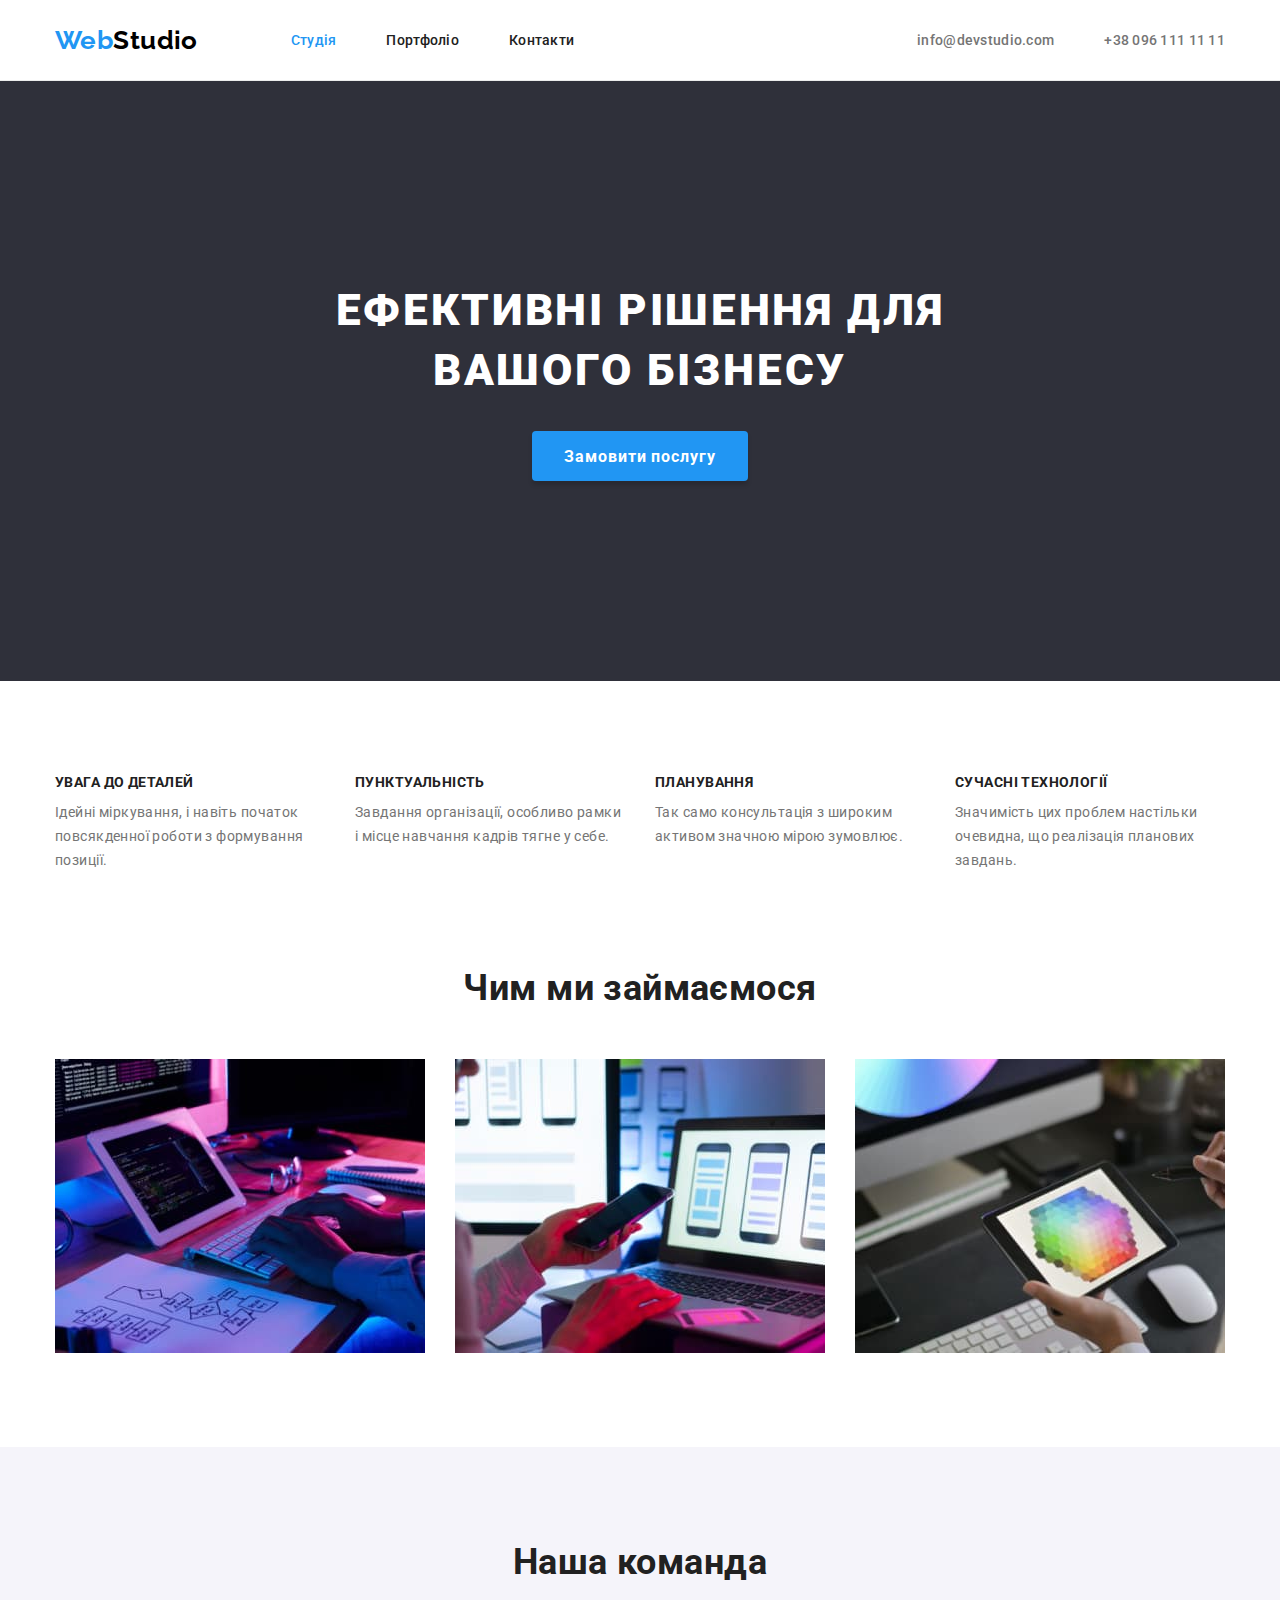
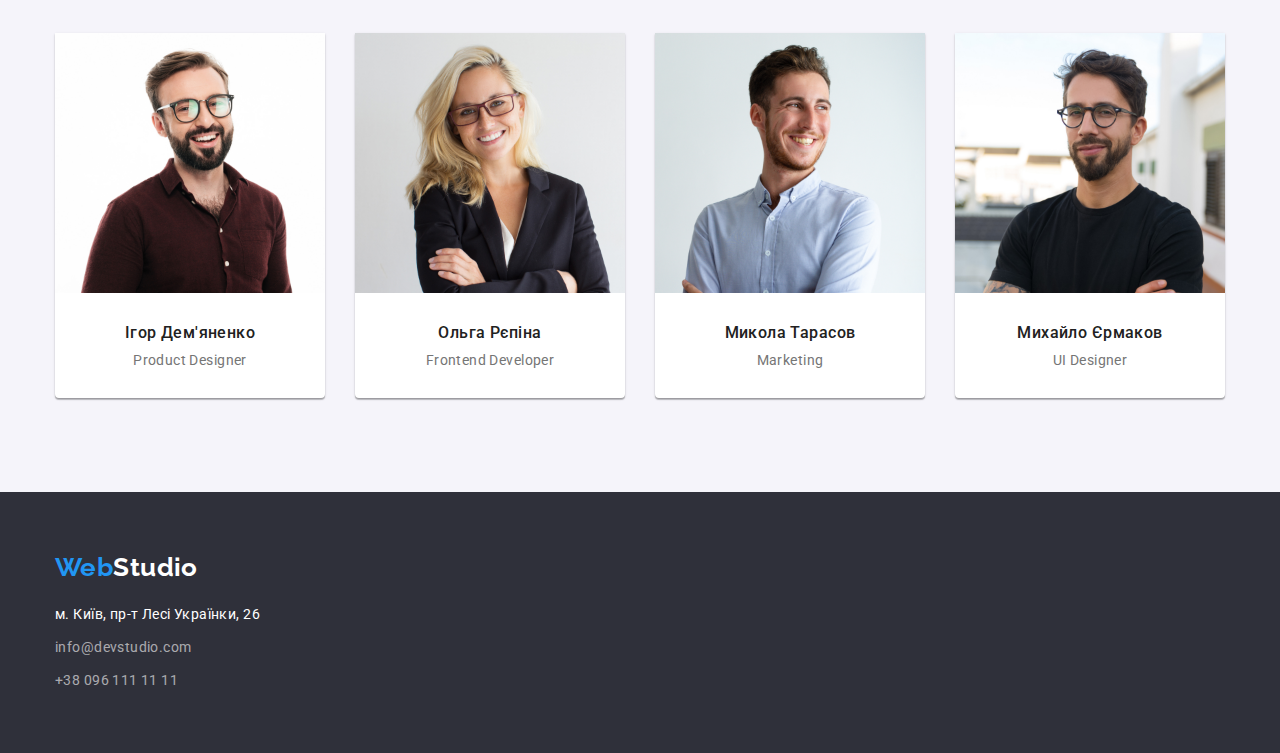
<file: index.html>
<!DOCTYPE html>
<html lang="uk">
  <head>
    <meta charset="UTF-8" />
    <meta http-equiv="X-UA-Compatible" content="IE=edge" />
    <meta name="viewport" content="width=device-width, initial-scale=1.0" />
    <title>WebStudio</title>
    <link rel="preconnect" href="https://fonts.googleapis.com" />
    <link rel="preconnect" href="https://fonts.gstatic.com" crossorigin />
    <link
      href="https://fonts.googleapis.com/css2?family=Raleway:wght@700&family=Roboto:wght@400;500;700;900&display=swap"
      rel="stylesheet"
    />
    <link
      rel="stylesheet"
      href="https://cdnjs.cloudflare.com/ajax/libs/modern-normalize/1.1.0/modern-normalize.min.css"
    />
    <link rel="stylesheet" href="./css/styles.css" />
  </head>
  <body>
    <header class="header">
      <div class="container">
        <nav class="nav">
          <a class="logo link" href="./index.html" lang="en">
            Web<span class="studio">Studio</span></a
          >
          <ul class="nav-link list">
            <li>
              <a class="current link" href="./index.html">Студія</a>
            </li>
            <li>
              <a class="link" href="./portfolio.html">Портфоліо</a>
            </li>
            <li>
              <a class="link" href="">Контакти</a>
            </li>
          </ul>
        </nav>
        <!--contact-->
        <ul class="contact list">
          <li>
            <a class="link" href="mailto:info@devstudio.com"
              >info@devstudio.com</a
            >
          </li>
          <li>
            <a class="link" href="tel:+380961111111">+38 096 111 11 11</a>
          </li>
        </ul>
      </div>
    </header>
    <main>
      <!--Hero-->
      <!-- n -->
      <section class="hero section">
        <div class="container">
          <h1 class="title-hero">Ефективні рішення для вашого бізнесу</h1>
          <button class="button" type="button">Замовити послугу</button>
        </div>
      </section>
      <!--features-->
      <section class="features section">
        <div class="feat container">
          <!-- hide title -->
          <h2 class="visually-hidden">Особливості</h2>
          <ul class="list">
            <li class="feat-item">
              <h3 class="title">УВАГА ДО ДЕТАЛЕЙ</h3>
              <p>
                Ідейні міркування, і навіть початок повсякденної роботи з
                формування позиції.
              </p>
            </li>
            <li class="feat-item">
              <h3 class="title">ПУНКТУАЛЬНІСТЬ</h3>
              <p>
                Завдання організації, особливо рамки і місце навчання кадрів
                тягне у себе.
              </p>
            </li>
            <li class="feat-item">
              <h3 class="title">ПЛАНУВАННЯ</h3>
              <p>
                Так само консультація з широким активом значною мірою зумовлює.
              </p>
            </li>
            <li class="feat-item">
              <h3 class="title">СУЧАСНІ ТЕХНОЛОГІЇ</h3>
              <p>
                Значимість цих проблем настільки очевидна, що реалізація
                планових завдань.
              </p>
            </li>
          </ul>
        </div>
      </section>
      <!--we do-->
      <section class="wedo section">
        <div class="do container">
          <h2 class="title">Чим ми займаємося</h2>
          <ul class="list">
            <li>
              <img
                src="./images/do1.jpg"
                alt="програмування на комп'ютері"
                width="370"
              />
            </li>
            <li>
              <img
                src="./images/do2.jpg"
                alt="адаптація програми під мобільний телефон"
                width="370"
              />
            </li>
            <li>
              <img
                src="./images/do3.jpg"
                alt="вибір кольору на планшеті"
                width="370"
              />
            </li>
          </ul>
        </div>
      </section>
      <!--our team-->
      <section class="ourteam section">
        <div class="team container">
          <h2 class="title">Наша команда</h2>
          <ul class="list">
            <li class="team-item">
              <img src="./images/team1.jpg" alt="Ігор Дем'яненко" width="270" />
              <div class="team-box">
                <h3 class="title">Ігор Дем'яненко</h3>
                <p class="text" lang="en">Product Designer</p>
              </div>
            </li>
            <li class="team-item">
              <img src="./images/team2.jpg" alt="Ольга Рєпіна" width="270" />
              <div class="team-box">
                <h3 class="title">Ольга Рєпіна</h3>
                <p class="text" lang="en">Frontend Developer</p>
              </div>
            </li>
            <li class="team-item">
              <img src="./images/team3.jpg" alt="Микола Тарасов" width="270" />
              <div class="team-box">
                <h3 class="title">Микола Тарасов</h3>
                <p class="text" lang="en">Marketing</p>
              </div>
            </li>
            <li class="team-item">
              <img src="./images/team4.jpg" alt="Михайло Єрмаков" width="270" />
              <div class="team-box">
                <h3 class="title">Михайло Єрмаков</h3>
                <p class="text" lang="en">UI Designer</p>
              </div>
            </li>
          </ul>
        </div>
      </section>
    </main>
    <footer class="footer">
      <div class="container">
        <a class="logo link" href="./index.html"
          >Web<span class="studio">Studio</span></a
        >
        <address class="address">
          <ul class="list">
            <li>
              <a
                class="maps link"
                target="_blank"
                href="https://www.google.com.ua/maps/place/%D0%B1%D1%83%D0%BB.+%D0%9B%D0%B5%D1%81%D0%B8+%D0%A3%D0%BA%D1%80%D0%B0%D0%B8%D0%BD%D0%BA%D0%B8,+26,+%D0%9A%D0%B8%D0%B5%D0%B2,+02000/@50.4265807,30.5361971,17z/data=!3m1!4b1!4m5!3m4!1s0x40d4cf0e033ecbe9:0x57a4dffefec77da0!8m2!3d50.4265807!4d30.5383858?hl=ru"
                >м. Київ, пр-т Лесі Українки, 26</a
              >
            </li>
            <li>
              <a class="link" href="mailto:info@devstudio.com"
                >info@devstudio.com</a
              >
            </li>
            <li>
              <a class="link" href="tel:+380961111111">+38 096 111 11 11</a>
            </li>
          </ul>
        </address>
      </div>
    </footer>
  </body>
</html>
</file>
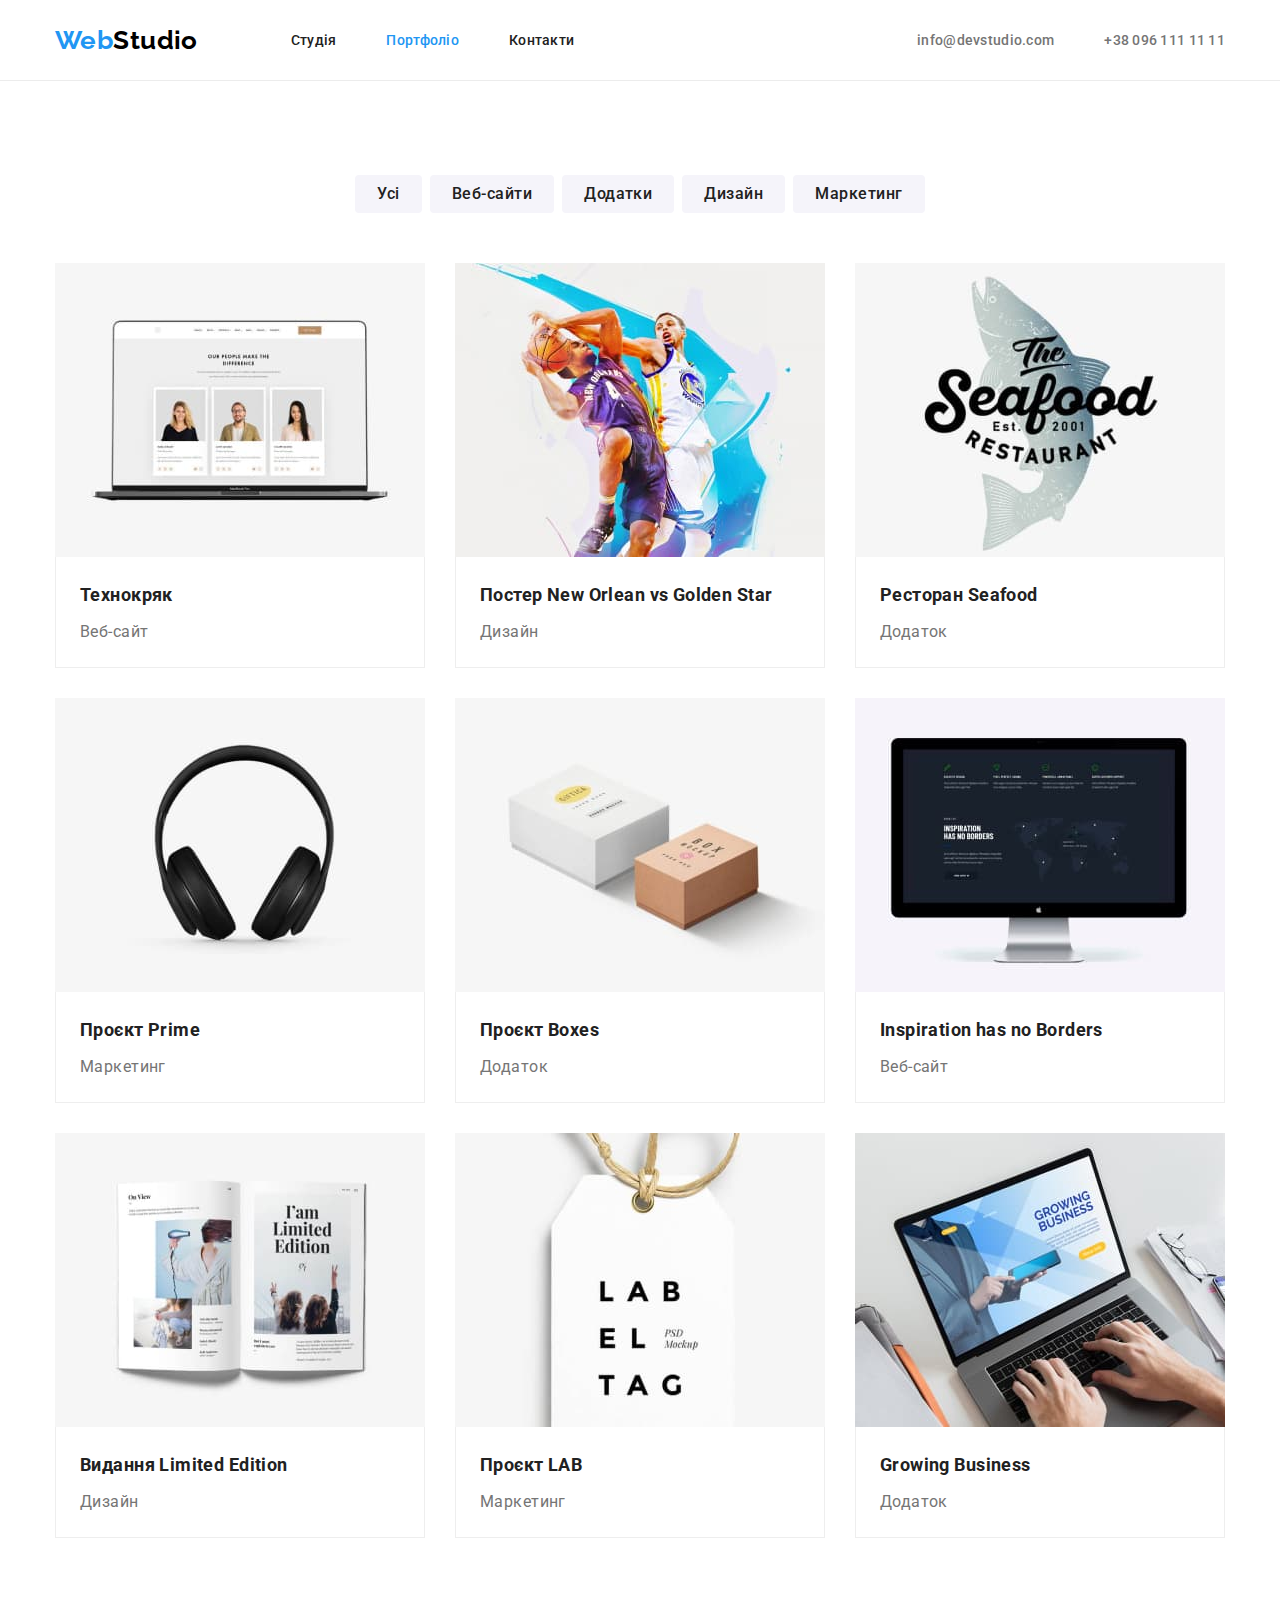
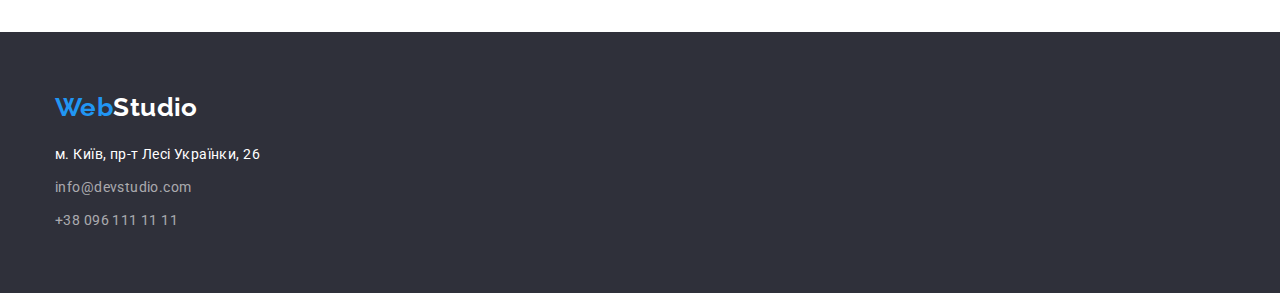
<file: portfolio.html>
<!DOCTYPE html>
<html lang="uk">
  <head>
    <meta charset="UTF-8" />
    <meta http-equiv="X-UA-Compatible" content="IE=edge" />
    <meta name="viewport" content="width=device-width, initial-scale=1.0" />
    <title>portfolio</title>
    <link rel="preconnect" href="https://fonts.googleapis.com" />
    <link rel="preconnect" href="https://fonts.gstatic.com" crossorigin />
    <link
      href="https://fonts.googleapis.com/css2?family=Raleway:wght@700&family=Roboto:wght@400;500;700;900&display=swap"
      rel="stylesheet"
    />
    <link
      rel="stylesheet"
      href="https://cdnjs.cloudflare.com/ajax/libs/modern-normalize/1.1.0/modern-normalize.min.css"
    />
    <link rel="stylesheet" href="./css/styles.css" />
  </head>
  <body>
    <header class="header">
      <div class="container">
        <nav class="nav">
          <a class="logo link" href="./index.html" lang="en">
            Web<span class="studio">Studio</span></a
          >
          <ul class="nav-link list">
            <li>
              <a class="link" href="./index.html">Студія</a>
            </li>
            <li>
              <a class="current link" href="./portfolio.html">Портфоліо</a>
            </li>
            <li>
              <a class="link" href="">Контакти</a>
            </li>
          </ul>
        </nav>
        <!--contact-->
        <ul class="contact list">
          <li>
            <a class="link" href="mailto:info@devstudio.com"
              >info@devstudio.com</a
            >
          </li>
          <li>
            <a class="link" href="tel:+380961111111">+38 096 111 11 11</a>
          </li>
        </ul>
      </div>
    </header>
    <main>
      <!-- HERO -->
      <section class="section">
        <div class="portfolio container">
          <!-- hide title -->
          <h1 class="visually-hidden">Портфоліо</h1>
          <ul class="btn-list list">
            <li><button class="button" type="button">Усі</button></li>
            <li><button class="button" type="button">Веб-сайти</button></li>
            <li><button class="button" type="button">Додатки</button></li>
            <li><button class="button" type="button">Дизайн</button></li>
            <li><button class="button" type="button">Маркетинг</button></li>
          </ul>
          <ul class="portf-list list">
            <li>
              <img src="./images/portfolio1.jpg" alt="ноутбук" width="370" />
              <div class="portf-item"><h2 class="title">Технокряк</h2>
              <p class="text">Веб-сайт</p></div>
              
            </li>
            <li>
              <img
                src="./images/portfolio2.jpg"
                alt="двоє грають в баскетбол"
                width="370"
              />
              <div class="portf-item"><h2 class="title">Постер New Orlean vs Golden Star</h2>
              <p class="text">Дизайн</p></div>
              
            </li>
            <li>
              <img
                src="./images/portfolio3.jpg"
                alt="лого ресторана сеафуд"
                width="370"
              />
              <div class="portf-item"><h2 class="title">Ресторан Seafood</h2>
              <p class="text">Додаток</p></div>
            </li>
            <li>
              <img src="./images/portfolio4.jpg" alt="навушники" width="370" />
              <div class="portf-item"><h2 class="title">Проєкт Prime</h2>
              <p class="text">Маркетинг</p></div>
            </li>
            <li>
              <img src="./images/portfolio5.jpg" alt="коробки" width="370" />
              <div class="portf-item"><h2 class="title">Проєкт Boxes</h2>
              <p class="text">Додаток</p></div>
            </li>
            <li>
              <img src="./images/portfolio6.jpg" alt="монітор" width="370" />
              <div class="portf-item"><h2 class="title">Inspiration has no Borders</h2>
              <p class="text">Веб-сайт</p></div>
            </li>
            <li>
              <img src="./images/portfolio7.jpg" alt="книжка" width="370" />
              <div class="portf-item"><h2 class="title">Видання Limited Edition</h2>
              <p class="text">Дизайн</p></div>
            </li>
            <li>
              <img src="./images/portfolio8.jpg" alt="бірка" width="370" />
              <div class="portf-item"><h2 class="title">Проєкт LAB</h2>
              <p class="text">Маркетинг</p></div>
            </li>
            <li>
              <img
                src="./images/portfolio9.jpg"
                alt="робота на ноутбуці"
                width="370"
              />
              <div class="portf-item"><h2 class="title">Growing Business</h2>
              <p class="text">Додаток</p></div>
            </li>
          </ul>
        </div>
      </section>
    </main>
   <footer class="footer">
      <div class="container">
        <a class="logo link" href="./index.html"
          >Web<span class="studio">Studio</span></a
        >
        <address class="address">
          <ul class="list">
            <li>
              <a
                class="maps link"
                target="_blank"
                href="https://www.google.com.ua/maps/place/%D0%B1%D1%83%D0%BB.+%D0%9B%D0%B5%D1%81%D0%B8+%D0%A3%D0%BA%D1%80%D0%B0%D0%B8%D0%BD%D0%BA%D0%B8,+26,+%D0%9A%D0%B8%D0%B5%D0%B2,+02000/@50.4265807,30.5361971,17z/data=!3m1!4b1!4m5!3m4!1s0x40d4cf0e033ecbe9:0x57a4dffefec77da0!8m2!3d50.4265807!4d30.5383858?hl=ru"
                >м. Київ, пр-т Лесі Українки, 26</a
              >
            </li>
            <li>
              <a class="link" href="mailto:info@devstudio.com"
                >info@devstudio.com</a
              >
            </li>
            <li>
              <a class="link" href="tel:+380961111111">+38 096 111 11 11</a>
            </li>
          </ul>
        </address>
      </div>
    </footer>
</html>
</file>
<file: css/styles.css>
:root {
  --primary-text-color: #757575;
  --primary-bkg-color: #ffffff;
  --secondary-text-color: #212121;
  --secondary-bkg-color: #f5f4fa;
  --accent-color: #2196f3;
  --thirdary-bkg-color: #2f303a;
  /* thirdary-bkg - на даний момент є 2 таких кольори, тому добавив в рут */
}
/* *,
*::after,
* ::before {
  outline: 1px solid red;
} */

/* style for body */

body {
  color: var(--primary-text-color);
  background-color: var(--primary-bkg-color);
  font-family: 'Roboto', sans-serif;
  font-style: normal;
  font-weight: 400;
  font-size: 14px;
  line-height: 1.71;
  letter-spacing: 0.03em;
}

/* constant identical properties */

h1,
h2,
h3,
h4,
h5,
h6,
ul,
p {
  margin: 0;
}
ul {
  padding-left: 0px;
}
img {
  display: block;
  max-width: 100%;
  height: auto;
}
button {
  font-family: inherit;
  font-size: 16px;
  border: none;
  cursor: pointer;
  text-align: center;
}
.section {
  padding: 94px 0;
}
.container {
  width: 1200px;
  height: 100%;
  margin: 0 auto;
  padding-left: 15px;
  padding-right: 15px;
}

.list {
  list-style: none;
}
.link {
  text-decoration: none;
}
.title {
  color: var(--secondary-text-color);
  font-weight: 700;
  font-size: 36px;
  line-height: 1.17;
}

/* header */
.header {
  border-bottom: 1px solid #ececec;
}
.header a {
  display: block;
}

.header > .container,
.nav,
.nav-link,
.contact,
.feat > .list,
.do > .list,
.team > .list,
.btn-list,
.portf-list {
  display: flex;
}
.header > .container {
  justify-content: space-between;
}

.feat > .list,
.do > .list,
.team > .list {
  gap: 30px;
}
.header > .container {
  align-items: center;
}

.logo {
  color: var(--accent-color);
  font-family: 'Raleway', sans-serif;
  font-weight: 700;
  font-size: 26px;
  line-height: 1.19;
  margin-right: 93px;
}
.nav-link :not(:last-child) {
  margin-right: 50px;
}
.nav .studio {
  color: #000000;
}
.nav {
  align-items: center;
}

.nav-link .link {
  color: var(--secondary-text-color);
  font-weight: 500;
  line-height: 1.15;
  letter-spacing: 0.02em;
  padding-top: 32px;
  padding-bottom: 32px;
}
.nav-link .link:hover,
.nav-link .link:focus {
  color: var(--accent-color);
}
.current.link {
  color: var(--accent-color);
}

/* contact */
.contact > li:not(:last-child) {
  margin-right: 50px;
}

.contact .link {
  color: var(--primary-text-color);
  font-weight: 500;
  line-height: 1.15;
  letter-spacing: 0.02em;
  padding: 32px 0px;
}
.contact .link:hover,
.contact .link:focus {
  color: var(--accent-color);
}

/* INDEX.HTML */

/* Hero */

.hero {
  background-color: var(--thirdary-bkg-color);
}
.hero .container {
  padding-top: 106px;
  padding-bottom: 106px;
  text-align: center;
}
.title-hero {
  color: var(--primary-bkg-color);
  font-weight: 900;
  font-size: 44px;
  line-height: 1.36;
  letter-spacing: 0.06em;
  text-transform: uppercase;
  width: 696px;
  margin: 0px auto 30px auto;
}

.hero .button {
  color: var(--primary-bkg-color);
  background-color: var(--accent-color);
  font-weight: 700;
  line-height: 2;
  letter-spacing: 0.06em;
  height: 50px;
  padding: 10px 32px;
  box-shadow: 0px 4px 4px rgba(0, 0, 0, 0.15);
  border-radius: 4px;
}
.hero .button:hover,
.hero .button:focus {
  background-color: #188ce8;
}

/* features */
.features.section {
  padding-bottom: 47px;
}
.feat-item {
  width: 270px;
}

/* hide title */
.visually-hidden {
  position: absolute;
  clip: rect(0 0 0 0);
  width: 1px;
  height: 1px;
  margin: -1px;
}

.feat .title {
  font-size: 14px;
  line-height: 1.14;
  text-transform: uppercase;
  margin-bottom: 10px;
}

/* we do */
.wedo.section {
  padding-top: 47px;
}

.do .title,
.team .title,
.team-item .text {
  text-align: center;
}
.do > .title,
.team > .title {
  margin-bottom: 50px;
}

/* our team */
.ourteam {
  background-color: var(--secondary-bkg-color);
}

.team-item {
  background-color: var(--primary-bkg-color);
  box-shadow: 0px 1px 3px rgba(0, 0, 0, 0.12), 0px 1px 1px rgba(0, 0, 0, 0.14),
    0px 2px 1px rgba(0, 0, 0, 0.2);
  border-radius: 0px 0px 4px 4px;
}

.team-item .title {
  font-weight: 500;
  font-size: 16px;
  line-height: 1.19;
  margin-bottom: 10px;
}
.team-item .text {
  line-height: 1.19;
}
.team-box {
  padding-top: 30px;
  padding-bottom: 30px;
}

/* footer */

.footer {
  background-color: var(--thirdary-bkg-color);
  padding: 60px 0;
}
.footer .studio {
  color: var(--primary-bkg-color);
}
.footer .logo {
  display: block;
  margin-bottom: 20px;
  margin-right: 0px;
}

.address .link {
  display: block;
  color: rgba(255, 255, 255, 0.6);
}
.maps.link {
  color: var(--primary-bkg-color);
}

.address > .list > li:not(:last-child) {
  margin-bottom: 9px;
}

.address .link:hover,
.address .link:focus {
  color: var(--accent-color);
}
.address {
  font-style: normal;
}

/* PORTFOLIO */
.btn-list {
  margin-bottom: 50px;
  justify-content: center;
  gap: 8px;
}

.btn-list .button {
  padding: 6px 22px;
}

.portfolio .button {
  color: var(--secondary-text-color);
  background-color: var(--secondary-bkg-color);
  font-weight: 500;
  line-height: 1.63;
  letter-spacing: 0.03em;
  border-radius: 4px;
}
.portfolio .button:hover,
.portfolio .button:focus {
  color: var(--primary-bkg-color);
  background-color: var(--accent-color);
}
.portf-list {
  flex-wrap: wrap;
  gap: 30px;
}
.portf-list > li {
  flex-basis: calc((100% - 60px) / 3);
}
.portf-list .title {
  text-align: left;
  font-size: 18px;
  line-height: 2;
  margin-bottom: 4px;
}
.portf-list .text {
  font-size: 16px;
  line-height: 1.88;
}
.portf-item {
  padding: 20px 24px;
  border: 1px solid #eeeeee;
  border-top: none;
}
</file>
